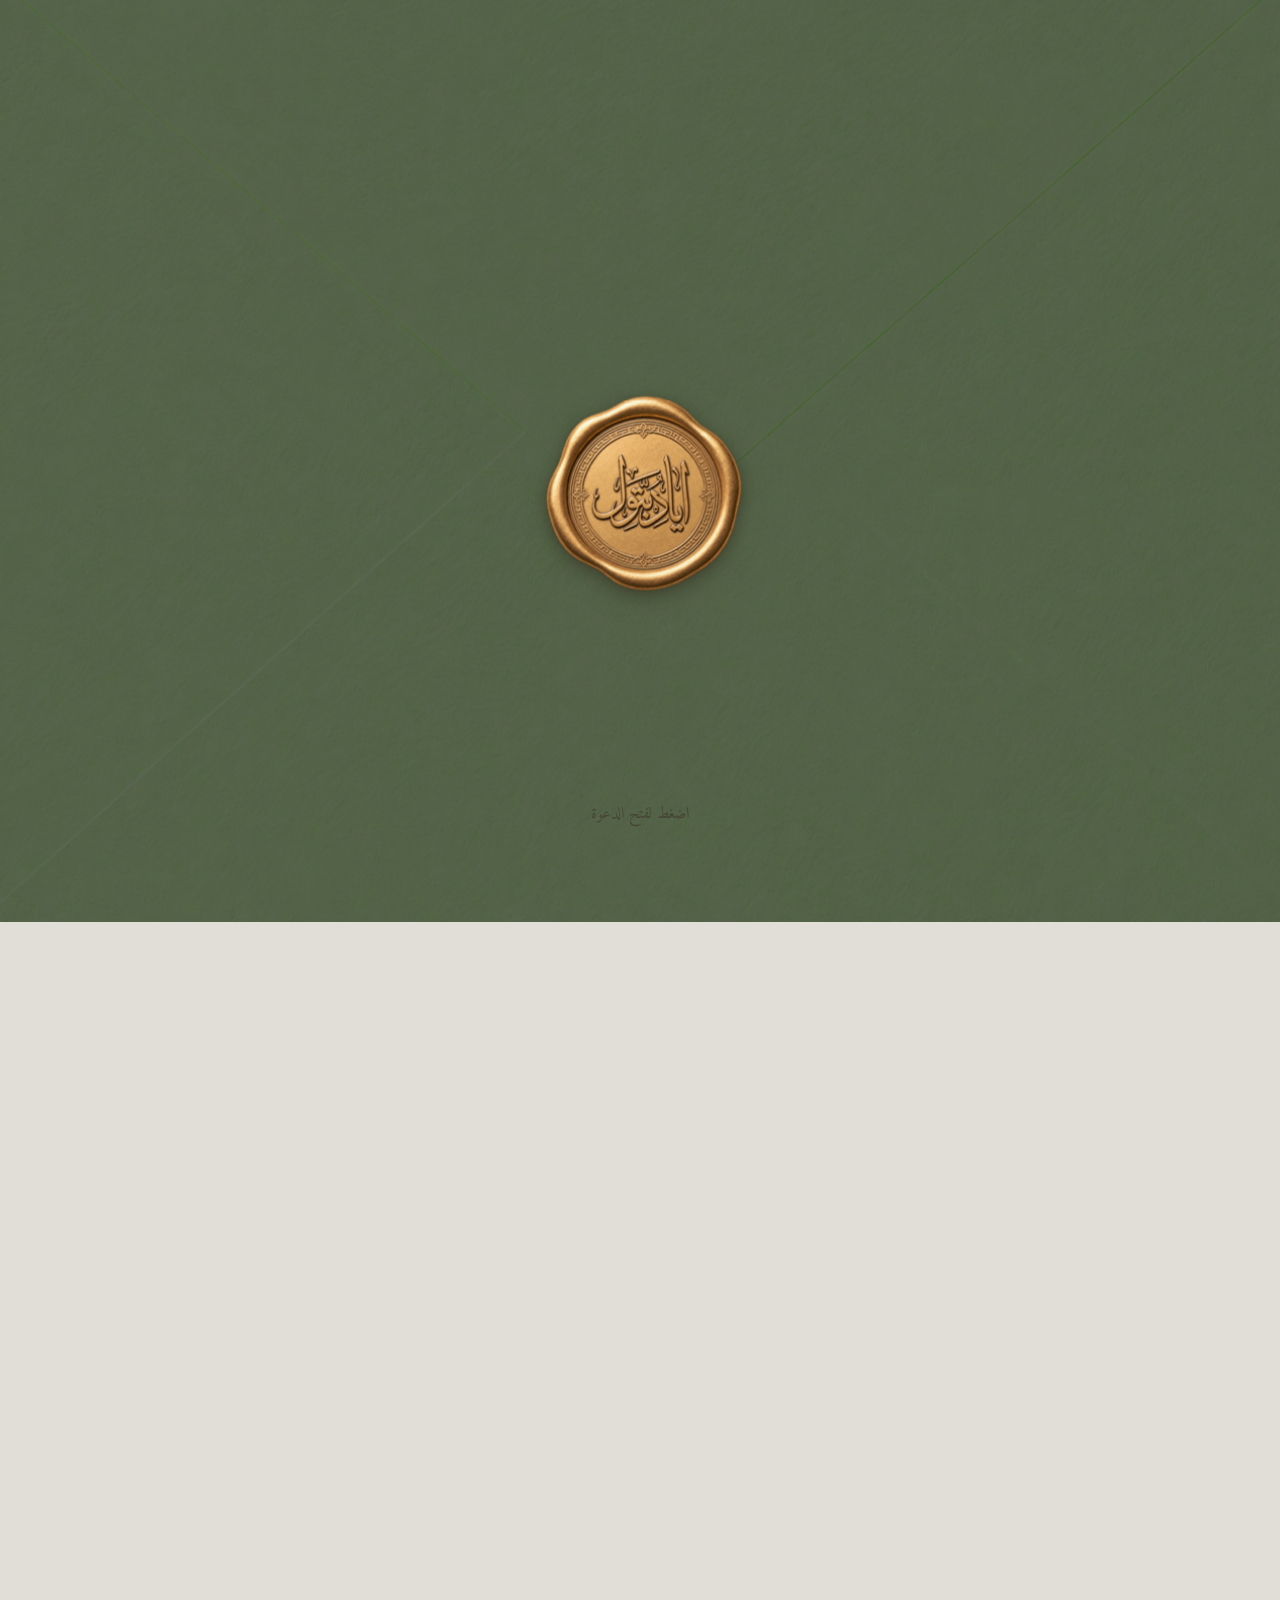
<file: index.html>
<!DOCTYPE html>
<html lang="ar" dir="rtl" class="envelope-locked">
<head>
  <meta charset="UTF-8">
  <meta name="viewport" content="width=device-width, initial-scale=1.0, maximum-scale=5.0, viewport-fit=cover">
  <title>اياد و بتول - دعوة لمن نحب</title>

  <!-- Google Fonts: Complete Arabic Typography Suite -->
  <link rel="preconnect" href="https://fonts.googleapis.com">
  <link rel="preconnect" href="https://fonts.gstatic.com" crossorigin>
  <link href="https://fonts.googleapis.com/css2?family=Almarai:wght@400;700&family=Amiri+Quran&family=Amiri:ital,wght@0,400;0,700;1,400&family=Aref+Ruqaa+Ink&family=Aref+Ruqaa:wght@400;700&family=Cairo:wght@400;600;700&family=Cormorant+Garamond:ital,wght@0,400;0,500;1,400&family=El+Messiri:wght@400;600;700&family=Fustat:wght@400;600;700&family=Gulzar&family=Harmattan&family=IBM+Plex+Sans+Arabic:wght@400;600;700&family=Jomhuria&family=Katibeh&family=Lateef:wght@400;700&family=Mada:wght@400;600;700&family=Marhey:wght@400;700&family=Markazi+Text:wght@400;600;700&family=Mirza:wght@400;500;600;700&family=Noto+Naskh+Arabic:wght@400;700&family=Noto+Nastaliq+Urdu:wght@400;700&family=Qahiri&family=Rakkas&family=Reem+Kufi:wght@400;700&family=Scheherazade+New:wght@400;700&family=Tajawal:wght@400;500;700&family=Zain:wght@400;700&display=swap" rel="stylesheet">

  <!-- ?v=N cache-busting query strings below: plain <script src> URLs with
       no build step have nothing else to make the browser (or a static
       host's CDN) re-fetch an edited file -- it'll happily keep serving
       whatever it already cached for that exact URL.

       On deploy these are ALL rewritten to the commit SHA (see the
       "Stamping asset URLs" step in .github/workflows/deploy.yml), so the
       published site never depends on anyone remembering to bump them --
       every push yields URLs no device has seen before. The numbers here
       only matter when opening this file straight off disk; bump the one
       you just edited if a local reload shows stale CSS or JS. -->
  <link rel="stylesheet" href="styles.css?v=15">
</head>
<body>

  <!-- 1. Envelope Preloader (Dismissed synchronously when cached) -->
  <div id="loader">
    <div class="loader-track">
      <div class="loader-sweep"></div>
    </div>
  </div>

  <!-- 2. Fullscreen Interactive Envelope Intro -->
  <div id="envelope">
    <div class="envelope-frame">
      <div class="envelope-half envelope-top"></div>
      <div class="envelope-half envelope-bottom"></div>
      <div class="envelope-half envelope-seal"></div>
    </div>
    <span class="envelope-hint">اضغط لفتح الدعوة</span>
  </div>

  <!-- 3. Falling Leaves & Petals Ambient Canvas -->
  <canvas id="petalCanvas"></canvas>

  <!-- 4. Fixed Viewport Background Photo & Blend Overlay -->
  <div class="bg-image"></div>
  <div class="bg-overlay"></div>
  <div class="bg-fixed">
    <div class="bg-gradient"></div>
  </div>

  <!-- 5. Floating Design Lab Trigger & Drawer (Visible in ?edit mode) -->
  <button id="labToggle" class="lab-toggle-btn" title="Design Lab">🎨</button>
  <div id="designLabDrawer" class="design-lab-drawer" hidden></div>

  <!-- 6. Main Content Cards -->
  <main class="wrap">

    <!-- Section 1: Hero / Main Announcement -->
    <section class="page" id="hero">
      <div class="card">
        <p class="bismillah">بسم الله الرحمن الرحيم</p>

        <div class="ornament">
          <span class="line"></span>
          <span class="mark">✦</span>
          <span class="line"></span>
        </div>

        <p class="kicker" id="kickerText">دعوة لمن نحب</p>

        <p class="verse">«وَمِنْ آيَاتِهِ أَنْ خَلَقَ لَكُم مِّنْ أَنفُسِكُمْ أَزْوَاجًا لِّتَسْكُنُوا إِلَيْهَا وَجَعَلَ بَيْنَكُم مَّوَدَّةً وَرَحْمَةً»</p>

        <p class="lead">يتشرف كل من</p>

        <div class="row fathers">
          <span class="father">بكر محمد عرفات</span>
          <span class="conn">و</span>
          <span class="father">ابراهيم سعودي ابو خالد</span>
        </div>

        <p class="lead">بدعوتكم لحفل زفاف</p>

        <div class="row names">
          <span class="name">اياد</span>
          <span class="conn">و</span>
          <span class="name">بتول</span>
        </div>

        <div class="ornament">
          <span class="line"></span>
          <span class="mark">✦</span>
          <span class="line"></span>
        </div>

        <p class="hero-date">
          السبت ۳ / ۱۰ / ۲۰۲٦ — الساعة الثامنة مساءً 
          <br/>
          نادي الملك حسين — الدوار الأول
        </p>
      </div>

      <div class="footer-info">
        <!-- the no-token default: a generic link can't know a seat count, so
             it states the limit qualitatively. js/guests.js overwrites the
             whole line with "عدد المقاعد: N" only when a ?g= token resolves
             to a guest with a real number. -->
        <span>أمسيتنا للكبار فقط؛ شاكرين لكم تفهّمكم</span>
        <span id="seatInfo">عدد المقاعد محدود</span>
      </div>
    </section>

    <!-- Section 2: Timeline -->
    <section class="page" id="timeline-section">
      <div class="card">
        <h2 class="section-title">مواعيد أمسيتنا</h2>

        <ol class="timeline">
          <li class="timeline-item">
            <span class="timeline-time">٧:٠٠ مساءً</span>
            <span class="timeline-label">زفة العروس</span>
          </li>
          <li class="timeline-item">
            <span class="timeline-time">٨:٠٠ مساءً</span>
            <span class="timeline-label">زفة قاعة العرس</span>
          </li>
          <li class="timeline-item">
            <span class="timeline-time">٩:٠٠ مساءً</span>
            <span class="timeline-label">حفل العشاء</span>
          </li>
          <li class="timeline-item">
            <span class="timeline-time">١١:٠٠ مساءً</span>
            <span class="timeline-label">ختام الحفل</span>
          </li>
        </ol>

        <div class="ornament">
          <span class="line"></span>
          <span class="mark">✦</span>
          <span class="line"></span>
        </div>
      </div>
    </section>

    <!-- Section 3: Location -->
    <section class="page" id="location-section">
      <div class="card">
        <h2 class="section-title">الموقع</h2>

        <div class="locations">
          <div class="location-card">
            <div class="location-head">
              <h3>زفة بيت العروس</h3>
              <span class="location-time">٧:٠٠ مساءً</span>
            </div>
            <iframe loading="lazy" title="خريطة بيت العروس" src="https://www.google.com/maps?q=31.965863,35.847342&z=16&output=embed"></iframe>
          </div>
          <div class="location-card">
            <div class="location-head">
              <h3>الحفل في نادي الملك حسين</h3>
              <span class="location-time">٨:٠٠ مساءً</span>
            </div>
            <iframe loading="lazy" title="خريطة نادي الملك حسين" src="https://www.google.com/maps?q=31.950986864551023,35.921994920492764&z=16&output=embed"></iframe>
          </div>
        </div>

        <div class="ornament">
          <span class="line"></span>
          <span class="mark">✦</span>
          <span class="line"></span>
        </div>
      </div>
    </section>

    <!-- Section 4: RSVP -->
    <section class="page" id="rsvp-section">
      <div class="card">
        <h2 class="section-title">تأكيد الحضور</h2>

        <p class="lead">يسعدنا تأكيد حضوركم قبل موعد الحفل</p>

        <!-- submit handling lives in js/rsvp.js (posts to the Apps Script
             web app); no action/onsubmit here on purpose. -->
        <form class="rsvp-form">
          <!-- only for guests arriving without a recognized ?g= token, where
               nothing on the page knows who they are. js/rsvp.js unhides it
               and marks it required in that case; for a tokenized invite it
               stays hidden and the name comes from js/guests.js instead. -->
          <div class="rsvp-name" hidden>
            <!-- the hint lives in the placeholder, so aria-label carries the
                 accessible name a visible label would have provided (a
                 placeholder alone isn't one, and it's gone the moment they
                 start typing). -->
            <input type="text" name="guestName" placeholder="الاسم الكريم"
                   aria-label="الاسم الكريم" autocomplete="name" enterkeyhint="done">
          </div>
          <label class="rsvp-option">
            <input type="radio" name="attendance" value="yes" checked>
            <span>نعم</span>
          </label>
          <label class="rsvp-option">
            <input type="radio" name="attendance" value="no">
            <span>لا</span>
          </label>
          <button type="submit" class="rsvp-submit">إرسال</button>
        </form>

        <!-- filled by js/rsvp.js; aria-live so the sent/failed result is
             announced rather than only seen. -->
        <p class="rsvp-status" role="status" aria-live="polite"></p>

        <div class="ornament">
          <span class="line"></span>
          <span class="mark">✦</span>
          <span class="line"></span>
        </div>
      </div>
    </section>

  </main>

  <!-- Modular Zero-Build Script Pipeline -->
  <script src="js/guests.js?v=4"></script>
  <script src="js/rsvp.js?v=2"></script>
  <script src="js/effects.js?v=2"></script>
  <script src="js/style-schema.js?v=4"></script>

  <!-- Built-in Design Lab Themes: each tag loads a themes/<id>.js file that
       stashes its {global, cards} state into window.WeddingThemes[id] --
       design-lab.js reads it back out synchronously (see its "Theme
       Loading" comment). Deliberately a <script src>, not a fetch() of a
       themes/<id>.json file: this page is meant to also open straight off
       disk (file://), where Chromium's CORS policy blocks fetch()/XHR of a
       local file but not loading one via <script src>. Adding a theme means
       adding both a tag here and an entry in style-schema.js's
       THEME_REGISTRY -- order among these tags doesn't matter, as long as
       they're all before design-lab.js. -->
  <script src="themes/king-hussein-club.js?v=1"></script>
  <script src="themes/sage-gold.js?v=1"></script>
  <script src="themes/classic-burgundy.js?v=1"></script>
  <script src="themes/emerald-night.js?v=1"></script>
  <script src="themes/minimal-pearl.js?v=1"></script>
  <script src="themes/midnight-velvet.js?v=1"></script>
  <script src="themes/forest-garnet.js?v=1"></script>

  <script src="js/design-lab.js?v=2"></script>
</body>
</html>
</file>
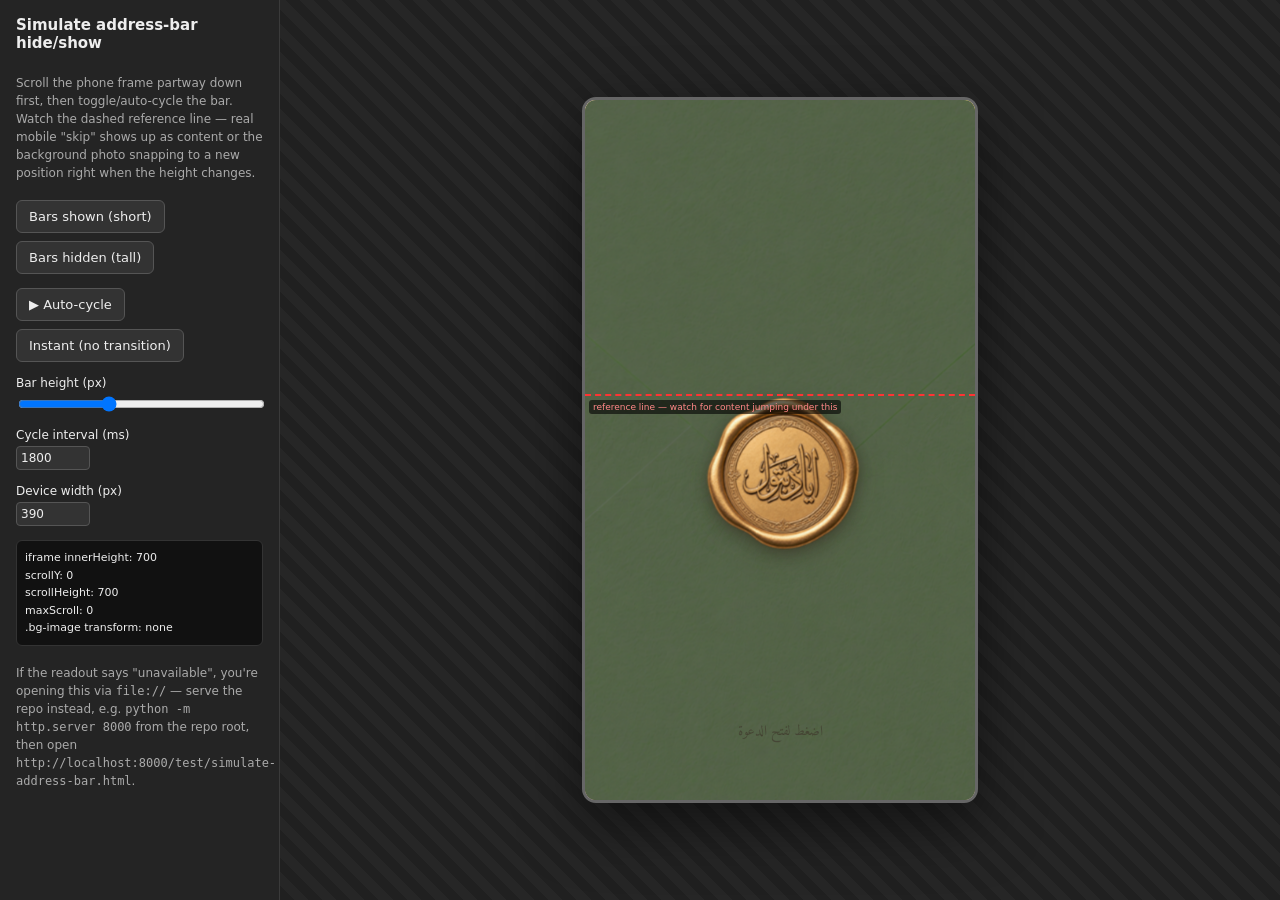
<file: test/simulate-address-bar.html>
<!doctype html>
<html lang="en">
<head>
<meta charset="UTF-8">
<title>Simulate mobile address-bar hide/show</title>
<style>
  /*
    Why this exists: on a real phone, scrolling makes the browser animate its
    address bar (and sometimes tab bar) in/out. That doesn't change your
    scroll position, but it DOES change the browser's layout viewport height
    mid-scroll -- which fires `resize` and changes any CSS/JS that reads the
    *current* viewport height (dvh, window.innerHeight, etc). Desktop browsers
    have no address bar to hide, so you can't reproduce this by resizing the
    browser window itself.

    The trick: an <iframe> has its OWN viewport for vh/dvh/svh purposes and
    for window.innerHeight *inside* it. If you resize the iframe element via
    CSS, the page inside it experiences exactly the same kind of live
    viewport-height change a phone's address bar produces -- same events,
    same recalculations -- with zero code changes to the site itself. This
    page just automates that resize so you don't have to drag anything by
    hand.

    Usage: serve this repo over a local static server (iframe->parent DOM
    access needs same-origin, which file:// URLs don't reliably get) --
    e.g. from the repo root: `python -m http.server 8000`, then open
    http://localhost:8000/test/simulate-address-bar.html
  */
  html, body{ margin:0; height:100%; background:#1b1b1b; font-family: system-ui, sans-serif; color:#eee; }
  .layout{ display:flex; height:100%; }
  .controls{
    width: 280px; flex: 0 0 auto; padding: 16px; box-sizing: border-box;
    display:flex; flex-direction:column; gap: 14px; overflow-y:auto;
    background:#242424; border-right:1px solid #3a3a3a;
  }
  .controls h1{ font-size: 15px; margin: 0 0 4px; }
  .controls p{ font-size: 12px; line-height:1.5; color:#aaa; margin:4px 0; }
  .row{ display:flex; gap:8px; align-items:center; flex-wrap:wrap; }
  button{
    font: inherit; font-size: 13px; padding: 8px 12px; border-radius: 6px;
    border: 1px solid #555; background:#333; color:#eee; cursor:pointer;
  }
  button:hover{ background:#3d3d3d; }
  button.active{ background:#5a7; border-color:#5a7; color:#111; }
  label{ font-size: 12px; display:flex; flex-direction:column; gap:4px; }
  input[type=range]{ width: 100%; }
  input[type=number]{ width: 64px; font: inherit; background:#333; color:#eee; border:1px solid #555; border-radius:4px; padding:4px; }
  .readout{ font-size:11px; background:#111; border:1px solid #333; border-radius:6px; padding:8px; white-space:pre-wrap; line-height:1.6; }
  .stage{
    flex:1; display:flex; align-items:center; justify-content:center;
    overflow:auto; background:
      repeating-linear-gradient(45deg,#202020,#202020 10px,#262626 10px,#262626 20px);
  }
  .phone{
    position:relative;
    width: 390px;
    border: 3px solid #666;
    border-radius: 14px;
    overflow: hidden;
    box-shadow: 0 20px 60px rgba(0,0,0,0.5);
    background:#000;
    transition: height 300ms ease; /* mirrors the ~300ms address-bar animation */
  }
  .phone.instant{ transition: none; }
  .phone iframe{
    display:block; width:100%; height:100%; border:0;
  }
  /* fixed reference line: if content visibly slides/snaps under this line
     while the bars are "animating", that's the skip/jump being reproduced */
  .refline{
    position:absolute; left:0; right:0; top: 42%;
    height:0; border-top: 2px dashed #f33;
    pointer-events:none; z-index: 5;
  }
  .refline::after{
    content:'reference line — watch for content jumping under this';
    position:absolute; top:4px; left:4px; font-size:9px; color:#f88;
    background:rgba(0,0,0,0.6); padding:2px 4px; border-radius:3px;
  }
</style>
</head>
<body>
<div class="layout">
  <div class="controls">
    <h1>Simulate address-bar hide/show</h1>
    <p>Scroll the phone frame partway down first, then toggle/auto-cycle the
    bar. Watch the dashed reference line — real mobile "skip" shows up as
    content or the background photo snapping to a new position right when
    the height changes.</p>

    <div class="row">
      <button id="btnShow">Bars shown (short)</button>
      <button id="btnHide">Bars hidden (tall)</button>
    </div>
    <div class="row">
      <button id="btnAuto">▶ Auto-cycle</button>
      <button id="btnInstant">Instant (no transition)</button>
    </div>

    <label>Bar height (px)
      <input type="range" id="barHeight" min="20" max="120" value="56">
    </label>
    <label>Cycle interval (ms)
      <input type="number" id="interval" value="1800" min="300" step="100">
    </label>
    <label>Device width (px)
      <input type="number" id="devWidth" value="390" min="280" max="600">
    </label>

    <div class="readout" id="readout">readout: waiting for same-origin access…</div>

    <p>If the readout says "unavailable", you're opening this via
    <code>file://</code> — serve the repo instead, e.g.
    <code>python -m http.server 8000</code> from the repo root, then open
    <code>http://localhost:8000/test/simulate-address-bar.html</code>.</p>
  </div>

  <div class="stage">
    <div class="phone" id="phone">
      <div class="refline"></div>
      <iframe id="frame" src="../index.html"></iframe>
    </div>
  </div>
</div>

<script>
  const phone = document.getElementById('phone');
  const frame = document.getElementById('frame');
  const barHeightInput = document.getElementById('barHeight');
  const intervalInput = document.getElementById('interval');
  const devWidthInput = document.getElementById('devWidth');
  const readout = document.getElementById('readout');

  const BASE_HEIGHT = 700; // "bars shown" -- shorter viewport
  let barsHidden = false;
  let autoTimer = null;

  function currentBarHeight() { return Number(barHeightInput.value); }

  function applyHeight() {
    phone.style.height = (BASE_HEIGHT + (barsHidden ? currentBarHeight() : 0)) + 'px';
  }
  function applyWidth() {
    phone.style.width = devWidthInput.value + 'px';
  }

  function setBars(hidden) {
    barsHidden = hidden;
    applyHeight();
    document.getElementById('btnShow').classList.toggle('active', !hidden);
    document.getElementById('btnHide').classList.toggle('active', hidden);
  }

  document.getElementById('btnShow').addEventListener('click', () => setBars(false));
  document.getElementById('btnHide').addEventListener('click', () => setBars(true));
  barHeightInput.addEventListener('input', applyHeight);
  devWidthInput.addEventListener('input', applyWidth);

  document.getElementById('btnInstant').addEventListener('click', e => {
    const on = phone.classList.toggle('instant');
    e.target.classList.toggle('active', on);
  });

  document.getElementById('btnAuto').addEventListener('click', e => {
    if (autoTimer) {
      clearInterval(autoTimer);
      autoTimer = null;
      e.target.classList.remove('active');
      e.target.textContent = '▶ Auto-cycle';
      return;
    }
    e.target.classList.add('active');
    e.target.textContent = '⏸ Stop cycling';
    autoTimer = setInterval(() => setBars(!barsHidden), Number(intervalInput.value));
  });

  applyWidth();
  applyHeight();

  // ---- readout: peek into the iframe's own window/document, same-origin only ----
  function tick() {
    try {
      const win = frame.contentWindow;
      const doc = win.document;
      const bg = doc.querySelector('.bg-image');
      const bgTransform = bg ? getComputedStyle(bg).transform : 'n/a';
      readout.textContent =
        `iframe innerHeight: ${win.innerHeight}\n` +
        `scrollY: ${Math.round(win.scrollY)}\n` +
        `scrollHeight: ${doc.documentElement.scrollHeight}\n` +
        `maxScroll: ${doc.documentElement.scrollHeight - win.innerHeight}\n` +
        `.bg-image transform: ${bgTransform}`;
    } catch (err) {
      readout.textContent = 'readout unavailable (cross-origin — serve over http://, see note below)';
    }
    requestAnimationFrame(tick);
  }
  requestAnimationFrame(tick);
</script>
</body>
</html>
</file>
<file: styles.css>
:root{
  /* ---- Design Lab knobs -- see js/style-schema.js for the full manifest;
     these are just the CSS-var side, applied live by js/design-lab.js ---- */
  /* ---- background: ONE color knob does double duty (see js/style-schema.js
     -- there's no separate "Overlay Color" anymore). `--bg-color` is
     whatever alpha the design lab set it to, and is what actually paints
     the tint layer above the background photo (see .bg-overlay below) --
     leave its alpha at 0 for no tint, or raise it (with a blend mode other
     than Normal) to tint the photo. `--bg-color-solid` is always the same
     hex at full opacity regardless of that alpha -- it's what the flat
     page canvas (--sky/--sky-deep/--sky-deepest below, and .bg-fixed's own
     fallback) uses, so a half-transparent tint never leaves the page's
     base color half-see-through too. JS sets both from the one knob
     (design-lab.js applyKnobValue, the bgColor id special-case). */
  --bg-color: rgba(244,239,227,0);
  --bg-color-solid: #f4efe3;
  --bg-image: none;
  --bg-drift-max: 150px; /* minimum guaranteed px of scrollable slack below
     the viewport, forcing extra zoom on the photo if needed -- see
     effects.js's initBackgroundPan() for how this and the two lines below
     actually get used (not a literal CSS length here, just a JS input). */
  --bg-position-x: 50%; /* horizontal anchor -- static, no scroll drift */
  --bg-position-y: 50%; /* where in the photo the crop starts, see .bg-image below */
  --bg-blend-mode: normal;

  --card-bg: rgba(0,0,0,0);
  --card-blur: 0px;
  /* ---- fluid type scale ----
     One ramp, six steps, every step fluid between a 360px and a 1280px
     viewport (the Utopia method: utopia.fyi -- itself the descendant of
     Mike Riethmuller's 2016 "CSS locks"). Ratio is ~1.15 at the small end
     widening to ~1.20 at the large end, so headings grow faster than body
     text as there's room for them.

     The point is that no rule below picks its own numbers. Before this
     there were 19 distinct clamp() triples across 21 declarations -- sets
     like (1rem, 3vw, 1.15rem) and (0.95rem, 3vw, 1.15rem) that differ by
     noise rather than intent, with nowhere to turn a single knob. Retune
     the page by editing the two ends of a step here, not by hunting
     through the rules.

     min/max are in rem, deliberately: a bare vw font-size ignores browser
     zoom and the user's default font size (WCAG 1.4.4). The middle term is
     what interpolates; the rem ends are what keep it accessible. */
  --step--1: clamp(0.87rem, 0.819rem + 0.23vw, 1.00rem);
  --step-0:  clamp(1.00rem, 0.922rem + 0.35vw, 1.20rem);
  --step-1:  clamp(1.15rem, 1.037rem + 0.50vw, 1.44rem);
  --step-2:  clamp(1.32rem, 1.160rem + 0.71vw, 1.73rem);
  --step-3:  clamp(1.52rem, 1.305rem + 0.96vw, 2.07rem);
  --step-4:  clamp(1.75rem, 1.460rem + 1.29vw, 2.49rem);

  /* Off the ramp on purpose -- display type, not text. It reaches its
     ceiling by ~720px instead of 1280px, because the couple's names are
     meant to fill the card's width on a phone rather than track the
     paragraph sizes around them. Steepness is the whole effect. */
  --step-display: clamp(2.8rem, 11.5vw, 5.2rem);

  --font-display: 'Aref Ruqaa', serif;
  --font-body: 'Amiri', serif;
  /* No letter-spacing anywhere in this file, deliberately. Every string on
     the page is Arabic, and Arabic is a connected script: letter-spacing
     adds its track between *every* glyph pair, including letters that are
     supposed to be joined, so it pries the cursive joins apart and leaves
     each letter's dots visually stranded between the letter they belong to
     and the next one. It's a Latin device with no Arabic equivalent --
     word-spacing is the safe knob if a line ever needs opening up. */

  --sky: color-mix(in srgb, var(--bg-color-solid) 100%, white 10%);
  --sky-deep: var(--bg-color-solid);
  --sky-deepest: color-mix(in srgb, var(--bg-color-solid) 100%, black 10%);

  /* ---- functional color roles (consolidated) ----
     `--card-title-color` / `--card-text-color` are the shared "title" /
     "body text" roles for every section that isn't the hero (timeline,
     location, rsvp) -- each of those sections can still override either
     one for just itself (see the per-section vars with a var(...) fallback
     below, e.g. --timeline-hour-color). The rsvp submit button gets its
     own explicit --button-color/--button-text-color rather than reusing
     the card roles (that reuse was the old --ink/--ink-soft overload).
     The hero is its own thing entirely, with one dedicated var per string
     (kicker/verse/names/fathers/etc, further down). */
  --card-title-color: #edf2e4;
  --card-text-color: #556b2f;
  --button-color: #edf2e4;
  --button-text-color: #556b2f;
  --ornament-color: #fff0d1; /* every section's ornament, deliberately its own var */
  /* timeline-only knobs now (js/style-schema.js CARDS.timeline), not global
     -- still their own vars since the loader sweep also borrows --accent-color. */
  --accent-color: #a3813f;       /* timeline line, loader sweep */
  --accent-color-deep: #8a6a30;  /* timeline dots, rsvp radio accent */
  --hairline: rgba(90,70,40,0.28);

  /* per-section override vars: each falls back to the shared role above via
     var(--x, var(--card-title-color)) in the rule itself, so JS only ever
     needs to set/removeProperty the specific override var (design-lab.js) --
     no extra "resolve to effective value" logic needed at paint time. */
  --timeline-title-color: initial;
  --timeline-hour-color: initial;
  --timeline-label-color: initial;
  --location-title-color: initial;
  --location-venue-color: initial;
  --location-time-color: initial;
  --rsvp-title-color: initial;
  --rsvp-question-color: initial;
  --rsvp-answer-color: initial;

  /* ---- hero: several distinct strings (kicker, verse, two "lead" lines,
     fathers, names, a date line, footer notice), each with its own
     dedicated color + size multiplier -- see js/style-schema.js CARDS.hero.
     All default to the same warm-ivory tone (ported from the theme1
     reference hero), each at its own opacity to match; the "و" connectors
     have no dedicated var of their own, they just follow whichever row
     they sit in (see .fathers .conn / .names .conn). ---- */
  --kicker-color: #f3ecd8;
  --verse-color: rgba(243,236,216,0.95);
  --names-color: #f3ecd8;
  --fathers-color: #f3ecd8;
  --hero-secondary: rgba(243,236,216,0.88);
  --hero-date-color: rgba(243,236,216,0.9);
  --footer-color: rgba(243,236,216,0.95);

  --leaf-color: #8a6a30;   /* falling-leaves canvas: the leaf shape */
  --petal-color: #a3813f; /* falling-leaves canvas: the petal shape */

  --text-shadow-blur: 0; /* 0 = no spread, 10 = max; design-lab slider.
     Controls how far the shadow spreads (offset + blur radius) -- see
     --text-shadow-opacity right below for the independent alpha control.
     Together these are the ONE shadow system for the entire site: the
     hero's glow below scales off both of them too (rather than being a
     separate always-on effect), so dragging either to 0 genuinely removes
     every text shadow, hero included -- see the .wrap comment for how
     they're applied. Color is intentionally fixed to black; only spread
     and opacity are tunable. */
  --text-shadow-opacity: 0; /* 0-100%; independent of --text-shadow-blur so
     a wide, faint shadow and a tight, dark one are both reachable. */

  /* the hero's glow, loosely descended from theme1's own .text-glow
     utility -- blur scales off --text-shadow-blur (18px at the slider's
     midpoint, 5) and alpha scales 1:1 off --text-shadow-opacity (opacity
     50% -> 50% alpha, 100% -> fully opaque black), so both sliders reach
     all the way to a strong, unmistakable shadow at their max, 0 at
     either's minimum. Color fixed to black per the design-lab knob (no
     color picker for shadows). */
  --hero-glow: 0 1px calc(var(--text-shadow-blur) * 3.6px) rgba(0, 0, 0, var(--text-shadow-opacity));

  --ornament-mark-rotate: 0deg; /* the ornament's center glyph; only "square" needs 45deg */

  /* بسم الله الرحمن الرحيم: own font/color/size, independent of both the
     shared and hero-specific text controls. */
  --bismillah-font: 'Aref Ruqaa', serif;
  --bismillah-color: #f3ecd8;
  --bismillah-scale: 1;

  /* text sizes: one shared scale for every non-hero section, one dedicated
     scale per hero string, all defaulting to 1 (no change from the size
     already baked into each element's own clamp()). Each is a plain
     multiplier applied via calc(), not a replacement size. */
  --text-scale: 1;           /* shared: timeline, location, rsvp */
  --card-title-scale: 1;     /* shared section-title size, split out from --text-scale */
  --kicker-scale: 1;
  --verse-scale: 1;
  --names-scale: 1;
  --fathers-scale: 1;
  --hero-secondary-scale: 1;
  --hero-date-scale: 1;
  --footer-scale: 1;
}

*{ box-sizing: border-box; }

html.envelope-locked, html.envelope-locked body{
  overflow: hidden;
  height: 100%;
}

/* ---- envelope intro: two copies of the same photo, each masked to one
   side of the real V-crease (the seal's actual wax silhouette was
   extracted from the image via color thresholding and unioned into the
   top mask, so the cut hugs its real lobed edge instead of a circle) ---- */
#envelope{
  position: fixed;
  inset: 0;
  z-index: 10000;
  cursor: pointer;
}
/* nudges the whole photo composition up within the screen (the seal's
   position on the crease is fixed content, so on a phone -- where the
   photo's height already matches the viewport exactly under `cover`,
   leaving no vertical slack to reposition with background-position --
   the only way to re-center the visual weight is to zoom in slightly
   for margin, then shift within that margin) */
.envelope-frame{
  position: absolute;
  inset: 0;
  transform: scale(1.15) translateY(-40px);
  transform-origin: center;
}
#envelope .envelope-half{
  position: absolute;
  inset: 0;
  background-image: url('assets/envelope-no-wax-seal.png');
  background-size: cover;
  background-position: center;
  background-repeat: no-repeat;
  transition: transform 6s cubic-bezier(0.6,0,0.2,1), opacity 0.6s ease 5.4s;
  will-change: transform, opacity;
}
#envelope .envelope-top{
  z-index: 2;
  /* casts a real shadow shaped by the mask's own silhouette (the flap's
     V-crease), not the element's rectangular box -- and since it's part
     of this same layer's paint, it slides/fades away together with it
     on open. The seal has its own separate shadow, see .envelope-seal. */
  filter: drop-shadow(0 3px 4px rgba(40,30,20,0.28)) drop-shadow(0 10px 18px rgba(40,30,20,0.22));
  -webkit-mask-image: url('[data-uri]');
  mask-image: url('[data-uri]');
  -webkit-mask-size: cover;
  mask-size: cover;
  -webkit-mask-position: center;
  mask-position: center;
  -webkit-mask-repeat: no-repeat;
  mask-repeat: no-repeat;
}
#envelope .envelope-bottom{
  z-index: 1;
  -webkit-mask-image: url('[data-uri]');
  mask-image: url('[data-uri]');
  -webkit-mask-size: cover;
  mask-size: cover;
  -webkit-mask-position: center;
  mask-position: center;
  -webkit-mask-repeat: no-repeat;
  mask-repeat: no-repeat;
}
#envelope .envelope-seal{
  z-index: 3;
  background-image: url('assets/seal-overlay.png');
  /* no mask at all -- the seal graphic's own transparency already
     isolates it, so it never needs clipping around its real edge */
  -webkit-mask-image: none;
  mask-image: none;
  /* its own contact shadow, shaped by the seal's real silhouette,
     a bit tighter/stronger than the paper's since wax sits proud */
  filter: drop-shadow(0 3px 5px rgba(40,30,20,0.35)) drop-shadow(0 6px 10px rgba(40,30,20,0.25));
}
#envelope.opening{
  /* let clicks fall through to the page underneath the instant the open
     animation starts, instead of waiting for the whole 6s slide to
     finish and `hidden` to be applied on transitionend */
  pointer-events: none;
}
#envelope.opening .envelope-top,
#envelope.opening .envelope-seal{
  transform: translateY(-220%);
  opacity: 0;
}
#envelope.opening .envelope-bottom{
  transform: translateY(120%);
  opacity: 0;
}
#envelope .envelope-hint{
  position: absolute;
  left: 50%;
  bottom: 8%;
  transform: translateX(-50%);
  font-family: var(--font-body);
  font-size: var(--step--1);
  color: rgba(58,47,39,0.55);
  animation: hint-pulse 2.4s ease-in-out infinite;
  pointer-events: none;
}
#envelope.opening .envelope-hint{
  opacity: 0;
  /* the infinite hint-pulse keyframe animation otherwise keeps overriding
     opacity every frame, so this transition to 0 never visibly runs and
     the hint just sits there pulsing until the envelope is hidden */
  animation: none;
  transition: opacity 0.3s ease;
}
@keyframes hint-pulse{
  0%, 100% { opacity: 0.45; }
  50% { opacity: 0.9; }
}
#envelope[hidden]{ display: none; }

/* ---- pre-envelope loader: the envelope's own photo is what actually
   paints #envelope (its CSS background-images), so on an uncached first
   visit there's a gap where the page behind it is visible before that
   photo has finished loading. This sits above the envelope in the same
   paper tone and hides that gap; js/effects.js removes the loader the
   instant both images are ready (synchronously, before first paint, if
   they're already cached -- so it never flashes at all on a repeat visit). ---- */
#loader{
  position: fixed;
  inset: 0;
  z-index: 10001;
  background: var(--bg-color-solid);
  display: flex;
  align-items: center;
  justify-content: center;
  transition: opacity 0.5s ease;
}
#loader.loader-done{
  opacity: 0;
  pointer-events: none;
}
#loader .loader-track{
  position: relative;
  width: 160px;
  height: 2px;
  border-radius: 2px;
  background: rgba(58,47,39,0.12);
  overflow: hidden;
}
#loader .loader-sweep{
  position: absolute;
  top:0; bottom:0;
  width: 40%;
  border-radius: 2px;
  background: linear-gradient(90deg, transparent, var(--accent-color), transparent);
  animation: loader-sweep 2s ease-in-out infinite;
}
@keyframes loader-sweep{
  0%   { left: -45%; }
  100% { left: 105%; }
}

html,body{
  margin:0; padding:0;
  color: var(--card-text-color);
}
html{
  /* safety net for mobile: the fixed background layers below track the
     *live* viewport, but browsers can lag a frame behind while their
     address bar animates in/out during scroll, briefly exposing the
     plain document background right at that edge -- matching it to the
     backdrop's own color instead of leaving it default white means that
     sliver is unnoticeable instead of a flash of white.
     Deliberately only on <html>, not <body>: body is a plain in-flow
     box (no stacking context of its own), so its own background paints
     *above* any negative-z-index descendant of the root in CSS's
     painting order -- giving body this color was blotting out
     .bg-image/.bg-fixed (both negative z-index) completely. html *is*
     the root stacking context, so its background safely paints at the
     very bottom, under those layers, right where a fallback belongs. */
  background: var(--sky-deepest);
}

body{
  font-family: 'Cormorant Garamond', serif;
}

/* ---- shared background: one fixed backdrop sits behind every section,
   so it stays put (subtle parallax) while the sections scroll over it ---- */
.bg-fixed{
  position:fixed;
  inset:0;
  z-index:-2;
  background: var(--sky-deepest);
  overflow:hidden;
}
.bg-gradient{
  position:absolute;
  inset:0;
  background: radial-gradient(130% 90% at 50% 0%, var(--sky) 0%, var(--sky-deep) 55%, var(--sky-deepest) 100%);
}

/* ---- optional custom background photo/texture, set from the design lab.
   Fixed to (and sized to) the viewport, not the whole document -- height,
   background-size and background-position are all owned by effects.js's
   initBackgroundPan() at runtime (see its comment for the full model: the
   photo is force-zoomed just enough to guarantee real scrollable slack
   beyond the viewport, then panned via background-position percentages --
   vertically, from the Crop Position Y anchor up to fully bottom-anchored
   by the time you reach the end of the page (which can never expose a gap,
   since "100%" is defined as flush with the box's bottom regardless of how
   much slack exists); horizontally, a static anchor from Crop Position X,
   with no scroll-linked movement). Sits above .bg-fixed's own backdrop (-2)
   but below the falling-leaves canvas/content (1/2). ---- */
.bg-image{
  position: fixed;
  /* everything below is just the pre-JS fallback (and last resort if JS
     ever fails to run) -- plain center-cover, no pan. */
  top: 0; left: 0; right: 0;
  height: 100lvh;
  z-index: -1;
  background-image: var(--bg-image, none);
  background-size: cover;
  background-position: var(--bg-position-x, 50%) var(--bg-position-y, 50%);
  background-repeat: no-repeat;
  pointer-events: none;
}

/* ---- background overlay: the SAME --bg-color knob (see the :root comment
   above), painted as a blend-mode layer over the background photo -- above
   it but below all page content (petals canvas + .wrap). No separate
   overlay color: transparent by default (alpha 0), it only tints the photo
   once the design lab raises its alpha above 0. ---- */
.bg-overlay{
  position: fixed;
  inset: 0;
  z-index: -1;
  background: var(--bg-color);
  mix-blend-mode: var(--bg-blend-mode);
  pointer-events: none;
}

/* ---- falling leaves canvas (ported from agyIndex.html) ---- */
#petalCanvas{
  position: fixed;
  /* inset:0 (not 100vw/100vh) so it tracks the live viewport rather than
     a static snapshot -- see the .bg-image comment above for why */
  inset: 0;
  pointer-events: none;
  z-index: 1;
}

/* ---- page sections ---- */
.wrap{
  position:relative;
  z-index: 2;
  max-width: 640px;
  margin: 0 auto;
  /* design-lab "text shadow blur/opacity" knobs: text-shadow is inherited,
     so setting it once here reaches every text element in the page instead
     of repeating it per element. At blur 0 or opacity 0 the shadow is
     fully invisible -- elements with their own literal text-shadow (like
     .names .name) layer this in as a second, independent shadow rather
     than replacing it (see that rule). */
  text-shadow:
    0
    calc(var(--text-shadow-blur) * 0.3px)
    calc(var(--text-shadow-blur) * 1.2px)
    rgba(0, 0, 0, calc(var(--text-shadow-opacity) * 0.65));
}

/* Sections size to their content, with the padding below as the only
   source of space between them -- so the gap between two cards can never
   exceed one section's bottom padding plus the next one's top padding.

   They used to be min-height: min(100lvh, 900px) with the card centred in
   that box, which meant the leftover space *was* the gap: a 480px card on
   an 850px-tall phone screen pushed the next card ~370px away, and the
   shorter the card the wider the gap grew. Only #hero keeps a viewport
   min-height now (it's the landing screen, and .footer-info is pinned to
   its bottom edge); nothing here scroll-snaps, so the full-height boxes
   were never doing anything but spacing. */
.page{
  position:relative;
  display:flex;
  flex-direction:column;
  align-items:center;
  justify-content:center;
  text-align:center;
  /* the ceiling: 72px + 72px between adjacent cards at the very most,
     tightening to 40px each on short screens. */
  padding: clamp(40px, 6vh, 72px) 20px;
  gap: 24px;
}

/* ---- section "card", toggled from the design lab: an actual bounded
   panel (not a full-bleed section background), inset from the screen
   edges on every viewport including mobile. Invisible/no-op until the
   lab turns it on via the html.card-on class. ---- */
.card{
  width: 100%;
  max-width: 480px;
  margin: 0 auto;
  display: flex;
  flex-direction: column;
  align-items: center;
  text-align: center;
  gap: 24px;
  box-sizing: border-box;
}
/* theme1's own .glass-card, lifted verbatim (gradient + saturate + border
   + shadow token) rather than just a flat --card-bg -- this is what
   actually reads as "darkening the background" in the reference, not a
   separate overlay layer. The gradient/border/shadow are the same across
   every section; only background-color and blur amount stay design-lab
   tunable via --card-bg/--card-blur. */
html.card-on .card{
  background-color: var(--card-bg);
  background-image: linear-gradient(160deg, oklch(98% .01 95 / .2), oklch(90% .02 130 / .12));
  -webkit-backdrop-filter: blur(var(--card-blur)) saturate(115%);
  backdrop-filter: blur(var(--card-blur)) saturate(115%);
  border: 1px solid oklch(98% .01 95 / .28);
  border-radius: 20px;
  padding: 30px 20px;
  box-shadow: 0 30px 80px -30px oklch(25% .03 150 / .55);
  transition: background-color 0.25s ease, backdrop-filter 0.25s ease, -webkit-backdrop-filter 0.25s ease, box-shadow 0.25s ease;
}

#hero{
  padding-left: 10px;
  padding-right: 10px;
  /* svh, not the shared .page lvh: .footer-info is pinned near the
     *bottom* of this section's box, and lvh assumes the address bar is
     already hidden -- on first load, with the bar still shown, the real
     visible area is smaller than that, so the footer sat below the fold
     until you scrolled. svh is the guaranteed-visible size regardless of
     bar state, so if the hero fits within it, it's on-screen immediately. */
  min-height: min(100svh, 900px);
  padding-top: clamp(24px, 4.5vh, 44px);
  padding-bottom: clamp(40px, 7vh, 64px);
}
#hero .card{
  gap: clamp(16px, 2.8vh, 26px);
}

/* small hairline breather for the hero's densest stretch (between the two
   fathers' names and the couple's own names) -- same gradient treatment as
   .ornament .line, just without a center glyph, so it reads as a quieter
   divider rather than another full ornament. */
.hero-divider{
  width: 64px;
  height: 1px;
  margin: 2px 0;
  background: linear-gradient(90deg, transparent, var(--ornament-color), transparent);
  opacity: 0.6;
}

/* one ornament color site-wide, deliberately its own var rather than
   following the shared accent -- see --ornament-color. */
.ornament{
  display:flex;
  align-items:center;
  justify-content:center;
  gap:14px;
  color: var(--ornament-color);
  width: 100%;
}
.ornament .line{
  height:1px;
  width: 70px;
  background: linear-gradient(90deg, transparent, var(--ornament-color), transparent);
}
.ornament .mark{
  font-size: 1rem;
  /* the glyph itself (✦ by default, or ◆/●/+/none) is swapped via the
     design lab -- only "square" needs this rotated (it's the ◆ glyph
     turned 45deg to sit upright); every other shape, including the
     default star, keeps this at 0deg. */
  transform: rotate(var(--ornament-mark-rotate, 0deg));
  color: var(--ornament-color);
}

/* shared across all three later sections: one title color/size, site-wide,
   each with a per-section override (falls back to the shared var). */
.section-title{
  margin: -10px 0 8px;
  font-family: var(--font-display);
  font-size: calc(var(--card-title-scale, 1) * var(--step-4));
  line-height: 1.2;
  color: var(--card-title-color);
}
#timeline-section .section-title{ color: var(--timeline-title-color, var(--card-title-color)); }
#location-section .section-title{ color: var(--location-title-color, var(--card-title-color)); }
#rsvp-section .section-title{ color: var(--rsvp-title-color, var(--card-title-color)); }

/* بسم الله الرحمن الرحيم, ported from agyIndex.html (its .badge-intro) --
   own font/color/size, all independently controllable in the lab. The
   soft glow (also on .kicker/.row .conn/.names .name below) is hardcoded
   rather than tied to the shared --text-shadow-blur/opacity sliders --
   those cascade to every section via .wrap, and this glow is only
   meant to match the theme1 reference's hero, not spread site-wide. */
.bismillah{
  /* pulls in on both sides of the .card's shared gap -- as its own small,
     understated line, it read as floating in too much empty space at
     that spacing. */
  margin: -8px 0 -12px;
  font-family: var(--bismillah-font);
  font-size: calc(var(--bismillah-scale, 1) * var(--step--1));
  font-weight:700;
  color: var(--bismillah-color);
  text-shadow: var(--hero-glow);
}

.kicker{
  margin: -10px 0 0;
  font-family: var(--font-display);
  font-size: calc(var(--kicker-scale, 1) * var(--step-3));
  color: var(--kicker-color);
  text-shadow: var(--hero-glow);
}

/* the hero's Quran verse line, ported from the theme1 reference -- own
   color/scale like every other distinct hero string, but on --font-body
   rather than the reference's hardcoded Tajawal: a geometric sans set
   against Amiri's naskh everywhere else made the verse read as pasted in
   from another document, and following the var means it tracks whatever
   body font the design lab is set to. */
.verse{
  margin:0;
  font-family: var(--font-body);
  font-size: calc(var(--verse-scale, 1) * var(--step-0));
  line-height: 1.65;
  color: var(--verse-color);
  text-shadow: var(--hero-glow);
}

/* shared between the hero's two intro lines and the rsvp question. The
   hero's own line gets its dedicated --hero-secondary color/scale; the
   rsvp question uses the shared card-title role (it's the section's
   primary role, with .rsvp-option's answers below as its secondary), with
   its own per-section override var. */
.lead{
  margin:0;
  font-family: var(--font-body);
}
#hero .lead{
  color: var(--hero-secondary);
  font-size: calc(var(--hero-secondary-scale, 1) * var(--step-1));
}
#rsvp-section .lead{
  color: var(--rsvp-question-color, var(--card-title-color));
  font-size: calc(var(--text-scale, 1) * var(--step-1));
}

.row{
  width:100%;
  display:grid;
  grid-template-columns: 1fr auto 1fr;
  align-items:center;
  column-gap: clamp(10px, 3vw, 26px);
}

.fathers{
  margin: -12px 0 -10px;
  column-gap: clamp(4px, 1.8vw, 16px);
}
/* the only text on the page that opts out of the scale. These are two
   long Arabic names on one white-space:nowrap line, so the size is driven
   by "must fit the card's width", not by a typographic step -- hence the
   unusually steep 4.4vw and the very low 0.78rem floor. Snapping it to a
   step would wrap or overflow it on a narrow phone. */
.fathers .father{
  font-family: var(--font-body);
  font-weight:700;
  font-size: calc(var(--fathers-scale, 1) * clamp(0.78rem, 4.4vw, 1.55rem));
  color: var(--fathers-color);
  line-height:1.3;
  white-space: nowrap;
}
/* the "و" between the two fathers -- follows --fathers-color like the
   names either side of it (matches .names .conn below: no dedicated
   accent color for either connector, just its own row's color). */
.fathers .conn{
  font-family: var(--font-body);
  font-size: calc(var(--fathers-scale, 1) * var(--step-0));
  color: var(--fathers-color);
  text-shadow: var(--hero-glow);
}

.names{
  margin-top: -10px;
}
.names .name{
  font-family: var(--font-display);
  font-weight:700;
  font-size: calc(var(--names-scale, 1) * var(--step-display));
  line-height:1;
  /* kept as the fallback paint: a browser without background-clip:text
     ignores the gradient block below and still renders solid maroon,
     rather than transparent (invisible) names. */
  color: var(--names-color);

  /* These two lines are what make the gradient safe on this font, and
     removing them silently eats glyphs. A clipped-to-text background is
     only painted inside the element's own box, and .row is a grid, so each
     name is a block box exactly line-height (1em) tall -- while Aref
     Ruqaa's ink runs well past that, most visibly the Arabic dots sitting
     below the baseline. Anything outside the box gets no gradient painted
     into it and, with the fill transparent, simply disappears. The padding
     grows the painting area; the equal negative margin hands the space
     back so the row's spacing is unchanged. */
  padding: 0.35em 0;
  margin: -0.35em 0;

  /* mixed *from* --names-color rather than between two literal hex values:
     the design lab lets the couple's color be changed per theme, and a
     hardcoded maroon ramp would detach from it the moment anyone touched
     that control.

     The top mixes toward --ornament-color, not toward white. On a near-
     black maroon (#520000) a white mix shifts the color barely a dozen RGB
     points before it starts desaturating into a chalky rose -- invisible
     as a gradient and wrong in tone. Mixing toward the theme's ornament
     gold travels somewhere warm instead, so the lift actually reads, and
     it ties the names to the ✦ marks and hairlines already using that var.

     Stops sit at 18%/82%, not 0%/100%: the padding above made the box
     taller than the glyphs, so the ends of the ramp would land in that
     padding and never show on the ink. */
  background-image: linear-gradient(
    180deg,
    color-mix(in srgb, var(--names-color) 100%, var(--ornament-color) 34%) 18%,
    var(--names-color) 52%,
    color-mix(in srgb, var(--names-color) 100%, black 28%) 82%);
  -webkit-background-clip: text;
  background-clip: text;
  -webkit-text-fill-color: transparent;

  /* text-shadow can't coexist with clipped-to-text paint: the shadow is
     cast by the glyph silhouette and the glyph is now transparent, so it
     shows straight through the letters as a grey smear. The inherited
     .wrap shadow is switched off here and the depth re-applied as a
     filter, which acts on the composited (gradient-filled) result instead.
     Still driven by the design-lab blur/opacity knobs, so those sliders
     keep working on the names. */
  text-shadow: none;
  filter: drop-shadow(
    0
    calc(var(--text-shadow-blur) * 0.4px)
    calc(var(--text-shadow-blur) * 1.1px)
    rgba(60, 0, 0, calc(var(--text-shadow-opacity) * 0.55)));
}
/* the "و" between bride & groom -- follows --names-color like the two
   names either side of it, same as .fathers .conn above. */
.names .conn{
  font-family: var(--font-body);
  font-size: calc(var(--names-scale, 1) * var(--step-3));
  color: var(--names-color);
  text-shadow: var(--hero-glow);
  padding: 0 2px;
}

/* the hero's own date/time line, ported from the theme1 reference --
   sits inside the card itself (after the closing ornament), separate
   from .footer-info below (the seat-count notice, absolutely
   positioned at the bottom of the *section*, outside the card). On
   --font-body for the same reason as .verse above: these two were the
   last holdouts still hardcoding the reference's Tajawal. */
.hero-date{
  margin: -6px 0 0;
  font-family: var(--font-body);
  font-size: calc(var(--hero-date-scale, 1) * var(--step--1));
  color: var(--hero-date-color);
}

/* in normal flow as #hero's last child, not pinned to the bottom of the
   viewport. Pinned, it was measured from the viewport edge while the card
   was measured from the middle, so on a short screen the two closed in on
   each other independently of the card's own height -- and the hero needed
   a big padding-bottom reserved purely to keep them apart. Flowing under
   the card, the spacing is just the section's flex gap plus the margin
   below, which holds at any height. */
.footer-info{
  margin-top: clamp(6px, 2vh, 18px);
  max-width: 100%;
  display:flex;
  flex-direction: column;
  align-items:center;
  justify-content:center;
  gap: 6px;
  font-family: var(--font-body);
  font-size: calc(var(--footer-scale, 1) * var(--step--1));
  color: var(--footer-color);
  /* sits outside the card, directly over the background photo (no card
     tint behind it), so the shared --hero-glow alone isn't enough
     separation at these small sizes: a
     tight dark halo (four 1px offsets + a soft blur) is layered under it
     so the light beige text stays legible over any part of the photo.
     Fixed, not driven by the design-lab blur/opacity knobs -- those still
     ride along via --hero-glow last. */
  text-shadow:
    0 1px 2px rgba(0,0,0,0.55),
    0 -1px 2px rgba(0,0,0,0.35),
    1px 0 2px rgba(0,0,0,0.35),
    -1px 0 2px rgba(0,0,0,0.35),
    0 2px 10px rgba(0,0,0,0.45),
    var(--hero-glow);
}
.footer-info span{
  white-space: nowrap;
}

/* ---- timeline section ----
   centered vertical line, items alternating left/right of it (odd items
   to the right, even to the left) instead of one right-aligned column --
   using the full section width rather than half so this scales cleanly
   from phone up to desktop. ---- */
.timeline{
  list-style:none;
  margin:0;
  padding:0;
  width:100%;
  max-width: 480px;
  display:flex;
  flex-direction:column;
  gap: 36px;
  position:relative;
  /* the page is RTL, but align-self:flex-start/flex-end below resolve
     against the *container's* direction, not a fixed physical side -- so
     under RTL they were flipped from what the left/right padding and dot
     offsets assumed, putting both on the wrong half. Times/labels are
     still correct RTL Arabic either way (that's per-character bidi, not
     this property), so pinning this one layout container to ltr just
     keeps flex-end meaning physical-right, matching everything else below. */
  direction: ltr;
}
.timeline::before{
  content:'';
  position:absolute;
  top:6px;
  bottom:6px;
  left:50%;
  width:2px;
  background: var(--accent-color);
  opacity:0.45;
  transform: translateX(-50%);
}
/* full width, not 50% -- text is pushed to one side with padding instead
   of shrinking the box, so the dot's "centered on the line" offset always
   resolves against the same box the line itself uses, with no rounding
   to drift it off-center. */
.timeline-item{
  position:relative;
  width: 100%;
}
.timeline-item::before{
  content:'';
  position:absolute;
  top: 5px;
  left: 50%;
  width: 13px;
  height: 13px;
  border-radius:50%;
  /* filled with the ornament beige rather than the page background, so the
     dots read as part of the same gold/beige ornamental family as the
     .ornament marks instead of as holes punched in the line. */
  background: var(--ornament-color);
  border: 2px solid var(--accent-color-deep);
  transform: translateX(-50%);
}
.timeline-item:nth-child(odd){
  padding-right: calc(50% + 24px);
  text-align: right;
}
.timeline-item:nth-child(even){
  padding-left: calc(50% + 24px);
  text-align: left;
}
.timeline-time{
  display:block;
  font-family: var(--font-body);
  font-weight:700;
  font-size: calc(var(--text-scale, 1) * var(--step-1));
  color: var(--timeline-hour-color, var(--card-text-color));
}
.timeline-label{
  display:block;
  font-family: var(--font-body);
  font-size: calc(var(--text-scale, 1) * var(--step-0));
  color: var(--timeline-label-color, var(--card-text-color));
  margin-top: 2px;
}

/* ---- location section ---- */
.locations{
  display:flex;
  flex-direction:column;
  gap: 22px;
  width:100%;
}
.location-card{
  background: rgba(255,255,255,0.32);
  border: 1px solid var(--hairline);
  border-radius: 12px;
  padding: 14px;
  display:flex;
  flex-direction:column;
  gap: 10px;
}
.location-card .location-head{
  display:flex;
  align-items:baseline;
  justify-content:space-between;
  gap: 10px;
}
.location-card h3{
  margin:0;
  font-family: var(--font-body);
  font-weight:700;
  font-size: calc(var(--text-scale, 1) * var(--step-1));
  color: var(--location-venue-color, var(--card-title-color));
}
.location-card .location-time{
  font-family: var(--font-body);
  font-weight:700;
  font-size: calc(var(--text-scale, 1) * var(--step--1));
  color: var(--location-time-color, var(--card-text-color));
  white-space: nowrap;
}
.location-card iframe{
  width:100%;
  height: 140px;
  border:0;
  border-radius: 8px;
  filter: sepia(0.18) saturate(1.05);
}

/* ---- rsvp section ---- */
/* the two answers are one-word ("نعم" / "لا") -- far too short to justify a
   full-width row each, so they share a line as equal halves and only the
   submit button spans the form (hence the wrap + 100% basis on it). */
.rsvp-form{
  display:flex;
  flex-wrap:wrap;
  gap: 14px;
  width:100%;
  max-width: 360px;
}
/* full-width row above the two answers, borrowing .rsvp-option's box so the
   field reads as part of the same set. The [hidden] rule is load-bearing:
   `hidden` is only a UA-stylesheet display:none, which this rule's
   display:flex would otherwise out-specify, leaving the field visible for
   tokenized guests. */
.rsvp-name{
  flex: 1 1 100%;
  display:block;
}
.rsvp-name[hidden]{
  display:none;
}
.rsvp-name input{
  font-family: var(--font-body);
  font-size: calc(var(--text-scale, 1) * var(--step-0));
  color: var(--rsvp-answer-color, var(--card-text-color));
  border: 1px solid var(--hairline);
  border-radius: 10px;
  padding: 14px 16px;
  background: rgba(255,255,255,0.25);
  width:100%;
  box-sizing:border-box;
}
.rsvp-name input:focus{
  outline: 2px solid var(--accent-color);
  outline-offset: 1px;
}
/* a hint, not a value: lightened off the field's own text color (rather
   than a separate grey) so it tracks whatever the theme sets, and kept
   above the ~0.54 alpha where it would start failing as placeholder text. */
.rsvp-name input::placeholder{
  color: currentColor;
  opacity: 0.6;
}

.rsvp-option{
  flex: 1 1 0;
  min-width: 0;
  display:flex;
  align-items:center;
  justify-content:center;
  gap: 10px;
  font-family: var(--font-body);
  font-size: calc(var(--text-scale, 1) * var(--step-0));
  color: var(--rsvp-answer-color, var(--card-text-color));
  border: 1px solid var(--hairline);
  border-radius: 10px;
  padding: 14px 16px;
  cursor:pointer;
  background: rgba(255,255,255,0.25);
}
.rsvp-option input{
  width: 20px;
  height: 20px;
  accent-color: var(--accent-color-deep);
}
/* explicit button vars, not the card title/text roles -- see the
   --button-color/--button-text-color comment at the top of :root. */
.rsvp-submit{
  flex: 1 1 100%;
  margin-top: 6px;
  font-family: var(--font-body);
  font-weight:700;
  font-size: calc(var(--text-scale, 1) * var(--step-0));
  background: var(--button-color);
  color: var(--button-text-color);
  border:none;
  border-radius: 10px;
  padding: 16px;
  cursor:pointer;
}
.rsvp-submit:hover{
  opacity:0.9;
}
.rsvp-submit:disabled{
  opacity:0.65;
  cursor: default;
}
/* js/rsvp.js writes the text and a data-state. Holds one line's height at
   all times so the card doesn't jump when the result appears; the error
   state is the only one that departs from the card's text color, since
   "couldn't send" is the one message that has to be read. */
.rsvp-status{
  margin: -4px 0 0;
  min-height: 1.4em;
  font-family: var(--font-body);
  font-size: calc(var(--text-scale, 1) * var(--step-0));
  color: var(--rsvp-answer-color, var(--card-text-color));
  text-align:center;
}
.rsvp-status[data-state="error"]{
  color: #8c1c1c;
}

/* ---- widen up from phone: restore the more generous desktop paddings
   the mobile-first base above intentionally trims down. ---- */
@media (min-width: 481px){
  .page{
    padding: clamp(56px, 7vh, 80px) 28px;
    gap: 28px;
  }
  .card{
    gap: 28px;
  }
  .section-title{
    margin: -12px 0 10px;
  }
  html.card-on .card{
    padding: 36px 26px;
  }
  #hero{
    padding-left: 14px;
    padding-right: 14px;
  }
  .footer-info{
    flex-direction: row;
    gap: 22px;
  }
  .timeline{ gap: 40px; }
  .timeline-item:nth-child(odd){ padding-right: calc(50% + 32px); }
  .timeline-item:nth-child(even){ padding-left: calc(50% + 32px); }
  .locations{ gap: 26px; }
  .location-card{ padding: 16px; }
  .rsvp-form{ gap: 16px; }
  .rsvp-submit{ padding: 14px; }
}

/* ==========================================================================
   Design Lab Mobile-First UI Styles (v3-hybrid)
   ========================================================================== */

/* Floating Toggle Button */
.lab-toggle-btn {
  position: fixed;
  top: max(14px, env(safe-area-inset-top));
  left: max(14px, env(safe-area-inset-left));
  z-index: 9999;
  width: 44px;
  height: 44px;
  border-radius: 50%;
  border: 1px solid rgba(0, 0, 0, 0.15);
  background: rgba(255, 255, 255, 0.92);
  font-size: 18px;
  cursor: pointer;
  box-shadow: 0 4px 16px rgba(0, 0, 0, 0.2);
  display: flex;
  align-items: center;
  justify-content: center;
  touch-action: manipulation;
  transition: transform 0.15s ease, background-color 0.2s ease;
}

.lab-toggle-btn:active {
  transform: scale(0.92);
}

/* Main Drawer (Slide-Up Bottom Sheet on Mobile / Left Floating Panel on Desktop) */
.design-lab-drawer {
  position: fixed;
  z-index: 9998;
  background: rgba(255, 255, 255, 0.95);
  backdrop-filter: blur(14px);
  -webkit-backdrop-filter: blur(14px);
  border: 1px solid rgba(0, 0, 0, 0.12);
  box-shadow: 0 10px 40px rgba(0, 0, 0, 0.25);
  font-family: -apple-system, BlinkMacSystemFont, 'Segoe UI', Roboto, Helvetica, Arial, sans-serif;
  font-size: 13px;
  color: #222;
  display: flex;
  flex-direction: column;
  box-sizing: border-box;
  direction: ltr; /* LTR standard for control UI */
  transition: transform 0.28s cubic-bezier(0.32, 0.72, 0, 1), height 0.25s ease;

  bottom: 0;
  left: 0;
  right: 0;
  height: 75vh;
  max-height: 85vh;
  border-radius: 20px 20px 0 0;
  padding-bottom: max(12px, env(safe-area-inset-bottom));
}

.design-lab-drawer[hidden] {
  display: none !important;
}

/* Minimized / Peek Mode */
.design-lab-drawer.minimized {
  height: 56px !important;
  overflow: hidden !important;
}

.design-lab-drawer.minimized .lab-body,
.design-lab-drawer.minimized .lab-footer {
  display: none !important;
}

/* Desktop Dock (> 640px) */
@media (min-width: 640px) {
  .design-lab-drawer {
    top: 64px;
    bottom: auto;
    left: 16px;
    right: auto;
    width: 320px;
    height: auto;
    max-height: calc(100vh - 84px);
    border-radius: 16px;
    padding-bottom: 0;
  }
}

/* Drag Handle Bar */
.lab-drag-handle {
  width: 100%;
  height: 18px;
  display: flex;
  align-items: center;
  justify-content: center;
  cursor: pointer;
  touch-action: manipulation;
}

.lab-drag-handle .handle-bar {
  width: 38px;
  height: 4px;
  border-radius: 2px;
  background: rgba(0, 0, 0, 0.2);
}

@media (min-width: 640px) {
  .lab-drag-handle {
    display: none;
  }
}

/* Header */
.lab-header {
  padding: 8px 14px 10px;
  display: flex;
  align-items: center;
  justify-content: space-between;
  border-bottom: 1px solid rgba(0, 0, 0, 0.08);
}

.lab-header-left {
  display: flex;
  align-items: center;
  gap: 8px;
}

.lab-title {
  margin: 0;
  font-size: 15px;
  font-weight: 700;
}

.lab-header-actions {
  display: flex;
  align-items: center;
  gap: 6px;
}

.lab-icon-btn {
  background: rgba(0, 0, 0, 0.05);
  border: 1px solid rgba(0, 0, 0, 0.08);
  border-radius: 6px;
  width: 32px;
  height: 32px;
  font-size: 14px;
  display: flex;
  align-items: center;
  justify-content: center;
  cursor: pointer;
  touch-action: manipulation;
}

.lab-icon-btn:hover {
  background: rgba(0, 0, 0, 0.1);
}

.lab-icon-btn.close {
  font-size: 18px;
  font-weight: bold;
}

/* Body Scroll Area */
.lab-body {
  flex: 1 1 auto;
  overflow-y: auto;
  -webkit-overflow-scrolling: touch;
  padding: 10px 14px;
  display: flex;
  flex-direction: column;
  gap: 12px;
}

/* Footer */
.lab-footer {
  padding: 10px 14px;
  border-top: 1px solid rgba(0, 0, 0, 0.08);
  display: flex;
  align-items: center;
  justify-content: space-between;
  gap: 10px;
}

.lab-save-btn {
  flex: 1 1 auto;
  background: #2a2a28;
  color: #fff;
  border: none;
  border-radius: 8px;
  padding: 10px;
  font-weight: 600;
  font-size: 13px;
  cursor: pointer;
  min-height: 40px;
}

.lab-save-btn:active {
  transform: scale(0.98);
}

.lab-toast {
  font-size: 11px;
  color: #2e7d32;
  font-weight: 600;
}

/* Theme Selector Bar */
.theme-selector-bar {
  background: rgba(0, 0, 0, 0.03);
  border: 1px solid rgba(0, 0, 0, 0.08);
  border-radius: 10px;
  padding: 8px 10px;
  display: flex;
  align-items: center;
  justify-content: space-between;
  gap: 8px;
}

.theme-select-wrapper {
  display: flex;
  align-items: center;
  gap: 6px;
  flex: 1 1 auto;
}

.theme-label {
  font-weight: 600;
  font-size: 12px;
  color: #555;
}

.theme-dropdown {
  flex: 1 1 auto;
  max-width: 170px;
  padding: 6px 8px;
  font-size: 12px;
  border-radius: 6px;
  border: 1px solid rgba(0, 0, 0, 0.18);
  background: #fff;
}

.theme-btn-group {
  display: flex;
  gap: 4px;
}

.theme-action-btn {
  padding: 6px 8px;
  font-size: 11px;
  font-weight: 600;
  border-radius: 6px;
  border: 1px solid rgba(0, 0, 0, 0.15);
  background: #fff;
  cursor: pointer;
}

/* Palette Quick-Bar */
.palette-bar {
  background: rgba(0, 0, 0, 0.03);
  border: 1px solid rgba(0, 0, 0, 0.08);
  border-radius: 10px;
  padding: 8px 10px;
  display: flex;
  flex-direction: column;
  gap: 8px;
}

.palette-swatches-row {
  display: flex;
  align-items: center;
  justify-content: space-around;
  gap: 8px;
}

.palette-swatch-box {
  display: flex;
  align-items: center;
  gap: 6px;
  background: #fff;
  padding: 4px 8px;
  border-radius: 6px;
  border: 1px solid rgba(0, 0, 0, 0.12);
}

.palette-badge {
  font-size: 10px;
  font-weight: 800;
  width: 18px;
  height: 18px;
  border-radius: 50%;
  display: flex;
  align-items: center;
  justify-content: center;
  color: #fff;
}

.primary-badge   { background: #3f51b5; }
.secondary-badge { background: #556b2f; }
.accent-badge    { background: #a3813f; }

.palette-swatch-box input[type="color"] {
  width: 28px;
  height: 24px;
  border: none;
  padding: 0;
  border-radius: 4px;
  cursor: pointer;
}

.palette-actions-row {
  display: flex;
  gap: 6px;
}

.palette-select {
  flex: 1 1 auto;
  padding: 6px 8px;
  font-size: 11px;
  border-radius: 6px;
  border: 1px solid rgba(0, 0, 0, 0.18);
  background: #fff;
}

.palette-apply-btn {
  padding: 6px 12px;
  font-size: 11px;
  font-weight: 600;
  border-radius: 6px;
  border: 1px solid rgba(0, 0, 0, 0.18);
  background: #2a2a28;
  color: #fff;
  cursor: pointer;
}

/* Accordion Panels */
.lab-accordion {
  display: flex;
  flex-direction: column;
  gap: 8px;
}

.lab-panel {
  border: 1px solid rgba(0, 0, 0, 0.08);
  border-radius: 10px;
  background: #fff;
  overflow: hidden;
}

.lab-panel-summary {
  padding: 10px 12px;
  font-weight: 600;
  font-size: 12px;
  cursor: pointer;
  user-select: none;
  list-style: none;
  display: flex;
  align-items: center;
  justify-content: space-between;
  background: rgba(0, 0, 0, 0.02);
}

.lab-panel-summary::-webkit-details-marker {
  display: none;
}

.panel-summary-left {
  display: flex;
  align-items: center;
  gap: 6px;
}

.panel-chevron {
  font-size: 11px;
  color: #888;
  transition: transform 0.18s ease;
}

.lab-panel[open] .panel-chevron {
  transform: rotate(180deg);
}

.panel-summary-right {
  display: flex;
  align-items: center;
  gap: 8px;
}

.panel-content {
  padding: 10px 12px;
  display: flex;
  flex-direction: column;
  gap: 10px;
  border-top: 1px solid rgba(0, 0, 0, 0.06);
}

/* Knob Controls */
.knob-row {
  display: flex;
  align-items: center;
  justify-content: space-between;
  gap: 8px;
}

.knob-label {
  font-size: 11px;
  color: #444;
  flex: 1 1 auto;
}

.color-control-group {
  display: flex;
  align-items: center;
  gap: 4px;
}

.quick-badge-group {
  display: flex;
  gap: 2px;
}

.quick-badge-btn {
  width: 18px;
  height: 18px;
  font-size: 9px;
  font-weight: 800;
  border-radius: 4px;
  border: 1px solid rgba(0, 0, 0, 0.15);
  background: #f0f0f0;
  cursor: pointer;
  padding: 0;
  display: flex;
  align-items: center;
  justify-content: center;
}

.quick-badge-btn[data-badge="P"]:hover { background: #3f51b5; color: #fff; }
.quick-badge-btn[data-badge="S"]:hover { background: #556b2f; color: #fff; }
.quick-badge-btn[data-badge="A"]:hover { background: #a3813f; color: #fff; }

.knob-color-picker {
  width: 26px;
  height: 22px;
  padding: 0;
  border: none;
  border-radius: 4px;
  cursor: pointer;
}

.knob-hex-input {
  width: 58px;
  font-size: 11px;
  padding: 3px 4px;
  border: 1px solid rgba(0, 0, 0, 0.18);
  border-radius: 4px;
}

.knob-alpha-input {
  width: 38px;
  font-size: 11px;
  padding: 3px 2px;
  border: 1px solid rgba(0, 0, 0, 0.18);
  border-radius: 4px;
  text-align: center;
}

.range-knob-row {
  flex-direction: column;
  align-items: stretch;
  gap: 4px;
}

.range-label-row {
  display: flex;
  justify-content: space-between;
  align-items: center;
}

.range-value-badge {
  font-size: 11px;
  font-weight: 600;
  color: #666;
}

.knob-range-slider {
  width: 100%;
  height: 6px;
  border-radius: 3px;
  accent-color: #2a2a28;
  cursor: pointer;
}

.knob-select-dropdown {
  max-width: 140px;
  padding: 4px 6px;
  font-size: 11px;
  border-radius: 5px;
  border: 1px solid rgba(0, 0, 0, 0.18);
  background: #fff;
}

.knob-checkbox {
  width: 18px;
  height: 18px;
  accent-color: #2a2a28;
  cursor: pointer;
}

.file-input-group {
  display: flex;
  gap: 4px;
  max-width: 160px;
}

.knob-file-input {
  font-size: 10px;
  max-width: 110px;
}

.file-clear-btn {
  font-size: 10px;
  padding: 2px 6px;
  border: 1px solid rgba(0, 0, 0, 0.18);
  border-radius: 4px;
  background: #fff;
  cursor: pointer;
}

/* Modal Dialog */
.theme-modal-backdrop {
  position: fixed;
  inset: 0;
  z-index: 10002;
  background: rgba(0, 0, 0, 0.5);
  backdrop-filter: blur(4px);
  display: flex;
  align-items: center;
  justify-content: center;
  padding: 16px;
}

.theme-modal-backdrop[hidden] {
  display: none !important;
}

.theme-modal-panel {
  background: #fff;
  width: 100%;
  max-width: 460px;
  border-radius: 14px;
  padding: 18px;
  box-shadow: 0 16px 40px rgba(0, 0, 0, 0.3);
  display: flex;
  flex-direction: column;
  gap: 12px;
  direction: ltr;
}

.theme-modal-header {
  display: flex;
  justify-content: space-between;
  align-items: center;
}

.theme-modal-header h3 {
  margin: 0;
  font-size: 16px;
}

.modal-close-btn {
  background: none;
  border: none;
  font-size: 20px;
  cursor: pointer;
}

.modal-textarea {
  width: 100%;
  height: 160px;
  font-family: monospace;
  font-size: 11px;
  padding: 8px;
  border-radius: 6px;
  border: 1px solid #ccc;
  resize: vertical;
  background: #f9f9f9;
}

.modal-actions {
  display: flex;
  gap: 8px;
}

.modal-btn {
  flex: 1 1 auto;
  padding: 8px 12px;
  border-radius: 6px;
  font-size: 12px;
  font-weight: 600;
  cursor: pointer;
}

.modal-btn.primary {
  background: #2a2a28;
  color: #fff;
  border: none;
}

.modal-btn.secondary {
  background: #fff;
  border: 1px solid #ccc;
  color: #333;
}

.modal-feedback {
  font-size: 11px;
  font-weight: 600;
  min-height: 16px;
}
</file>
